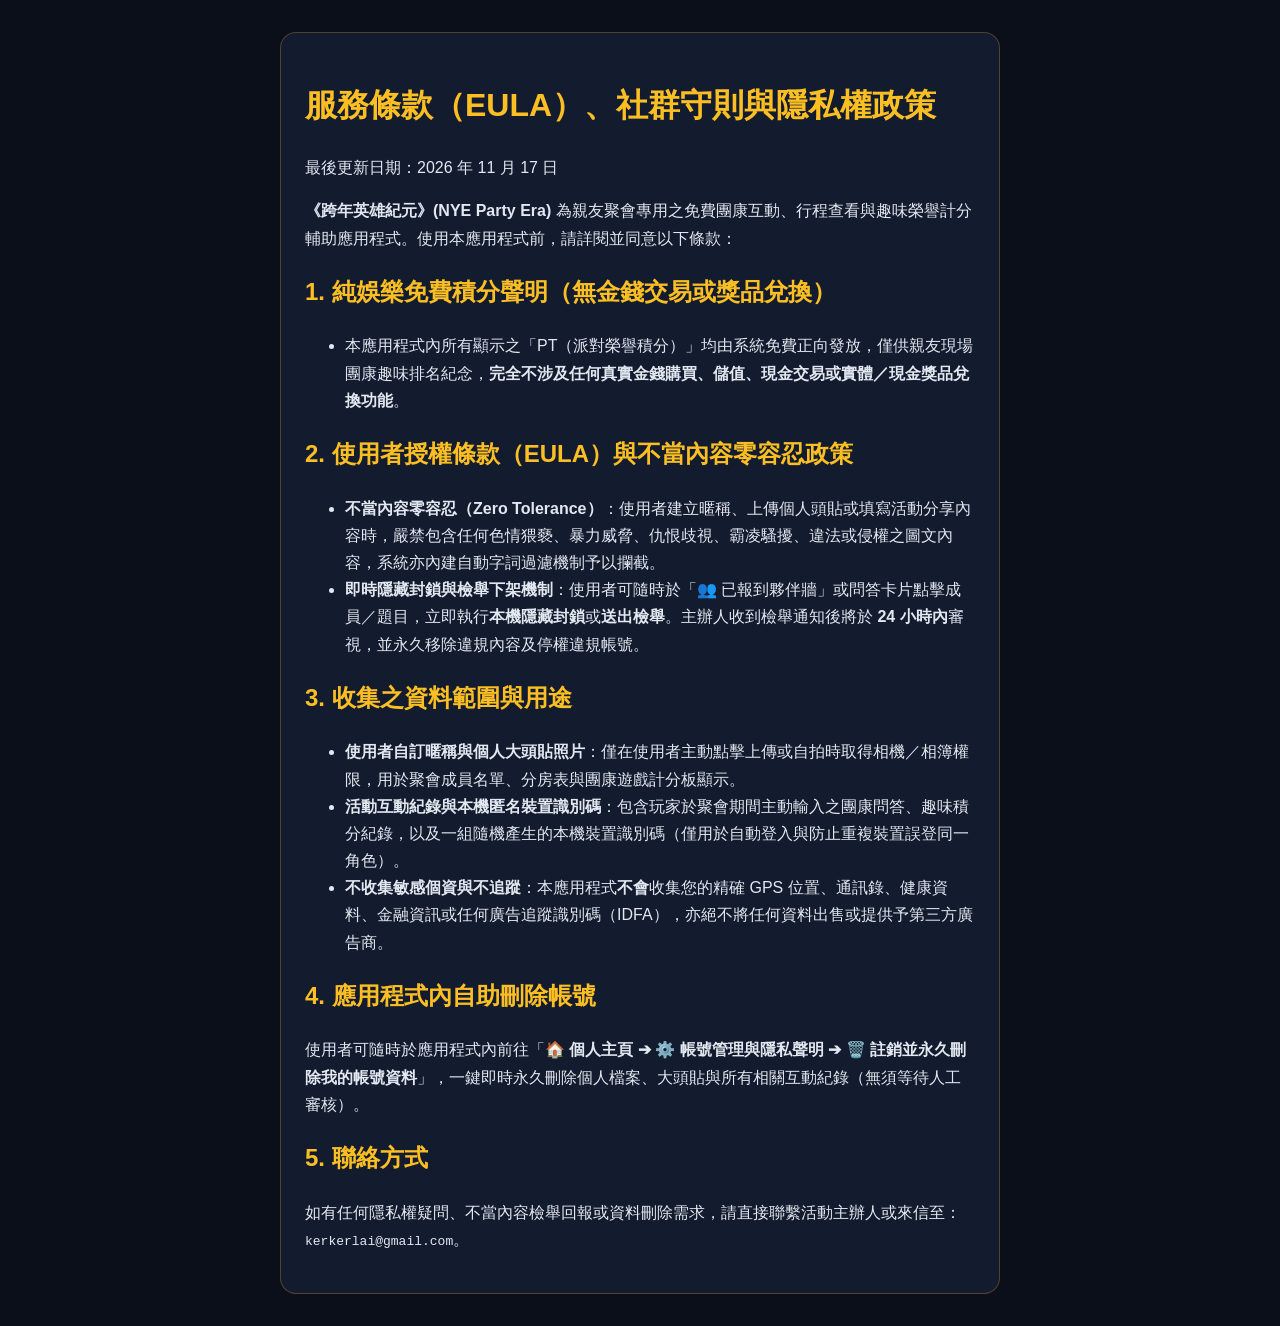
<file: docs/privacy.html>
<!DOCTYPE html>
<html lang="zh-Hant">
<head>
  <meta charset="UTF-8">
  <meta name="viewport" content="width=device-width, initial-scale=1.0">
  <title>服務條款（EULA）與隱私權政策 — 跨年英雄紀元 (NYE Party Era)</title>
  <style>
    body { font-family: -apple-system, BlinkMacSystemFont, "Noto Sans TC", sans-serif; background: #0b0f19; color: #e2e8f0; max-width: 720px; margin: 0 auto; padding: 32px 20px; line-height: 1.7; }
    h1, h2 { color: #fbbf24; }
    a { color: #38bdf8; }
    .card { background: #131b2e; border: 1px solid rgba(251,191,36,0.25); border-radius: 16px; padding: 24px; }
  </style>
</head>
<body>
  <div class="card">
    <h1>服務條款（EULA）、社群守則與隱私權政策</h1>
    <p>最後更新日期：2026 年 11 月 17 日</p>
    <p><strong>《跨年英雄紀元》(NYE Party Era)</strong> 為親友聚會專用之免費團康互動、行程查看與趣味榮譽計分輔助應用程式。使用本應用程式前，請詳閱並同意以下條款：</p>
    <h2>1. 純娛樂免費積分聲明（無金錢交易或獎品兌換）</h2>
    <ul>
      <li>本應用程式內所有顯示之「PT（派對榮譽積分）」均由系統免費正向發放，僅供親友現場團康趣味排名紀念，<strong>完全不涉及任何真實金錢購買、儲值、現金交易或實體／現金獎品兌換功能</strong>。</li>
    </ul>
    <h2>2. 使用者授權條款（EULA）與不當內容零容忍政策</h2>
    <ul>
      <li><strong>不當內容零容忍（Zero Tolerance）</strong>：使用者建立暱稱、上傳個人頭貼或填寫活動分享內容時，嚴禁包含任何色情猥褻、暴力威脅、仇恨歧視、霸凌騷擾、違法或侵權之圖文內容，系統亦內建自動字詞過濾機制予以攔截。</li>
      <li><strong>即時隱藏封鎖與檢舉下架機制</strong>：使用者可隨時於「👥 已報到夥伴牆」或問答卡片點擊成員／題目，立即執行<strong>本機隱藏封鎖</strong>或<strong>送出檢舉</strong>。主辦人收到檢舉通知後將於 <strong>24 小時內</strong>審視，並永久移除違規內容及停權違規帳號。</li>
    </ul>
    <h2>3. 收集之資料範圍與用途</h2>
    <ul>
      <li><strong>使用者自訂暱稱與個人大頭貼照片</strong>：僅在使用者主動點擊上傳或自拍時取得相機／相簿權限，用於聚會成員名單、分房表與團康遊戲計分板顯示。</li>
      <li><strong>活動互動紀錄與本機匿名裝置識別碼</strong>：包含玩家於聚會期間主動輸入之團康問答、趣味積分紀錄，以及一組隨機產生的本機裝置識別碼（僅用於自動登入與防止重複裝置誤登同一角色）。</li>
      <li><strong>不收集敏感個資與不追蹤</strong>：本應用程式<strong>不會</strong>收集您的精確 GPS 位置、通訊錄、健康資料、金融資訊或任何廣告追蹤識別碼（IDFA），亦絕不將任何資料出售或提供予第三方廣告商。</li>
    </ul>
    <h2>4. 應用程式內自助刪除帳號</h2>
    <p>使用者可隨時於應用程式內前往「<strong>🏠 個人主頁 ➔ ⚙️ 帳號管理與隱私聲明 ➔ 🗑️ 註銷並永久刪除我的帳號資料</strong>」，一鍵即時永久刪除個人檔案、大頭貼與所有相關互動紀錄（無須等待人工審核）。</p>
    <h2>5. 聯絡方式</h2>
    <p>如有任何隱私權疑問、不當內容檢舉回報或資料刪除需求，請直接聯繫活動主辦人或來信至：<code>kerkerlai@gmail.com</code>。</p>
  </div>
</body>
</html>
</file>
